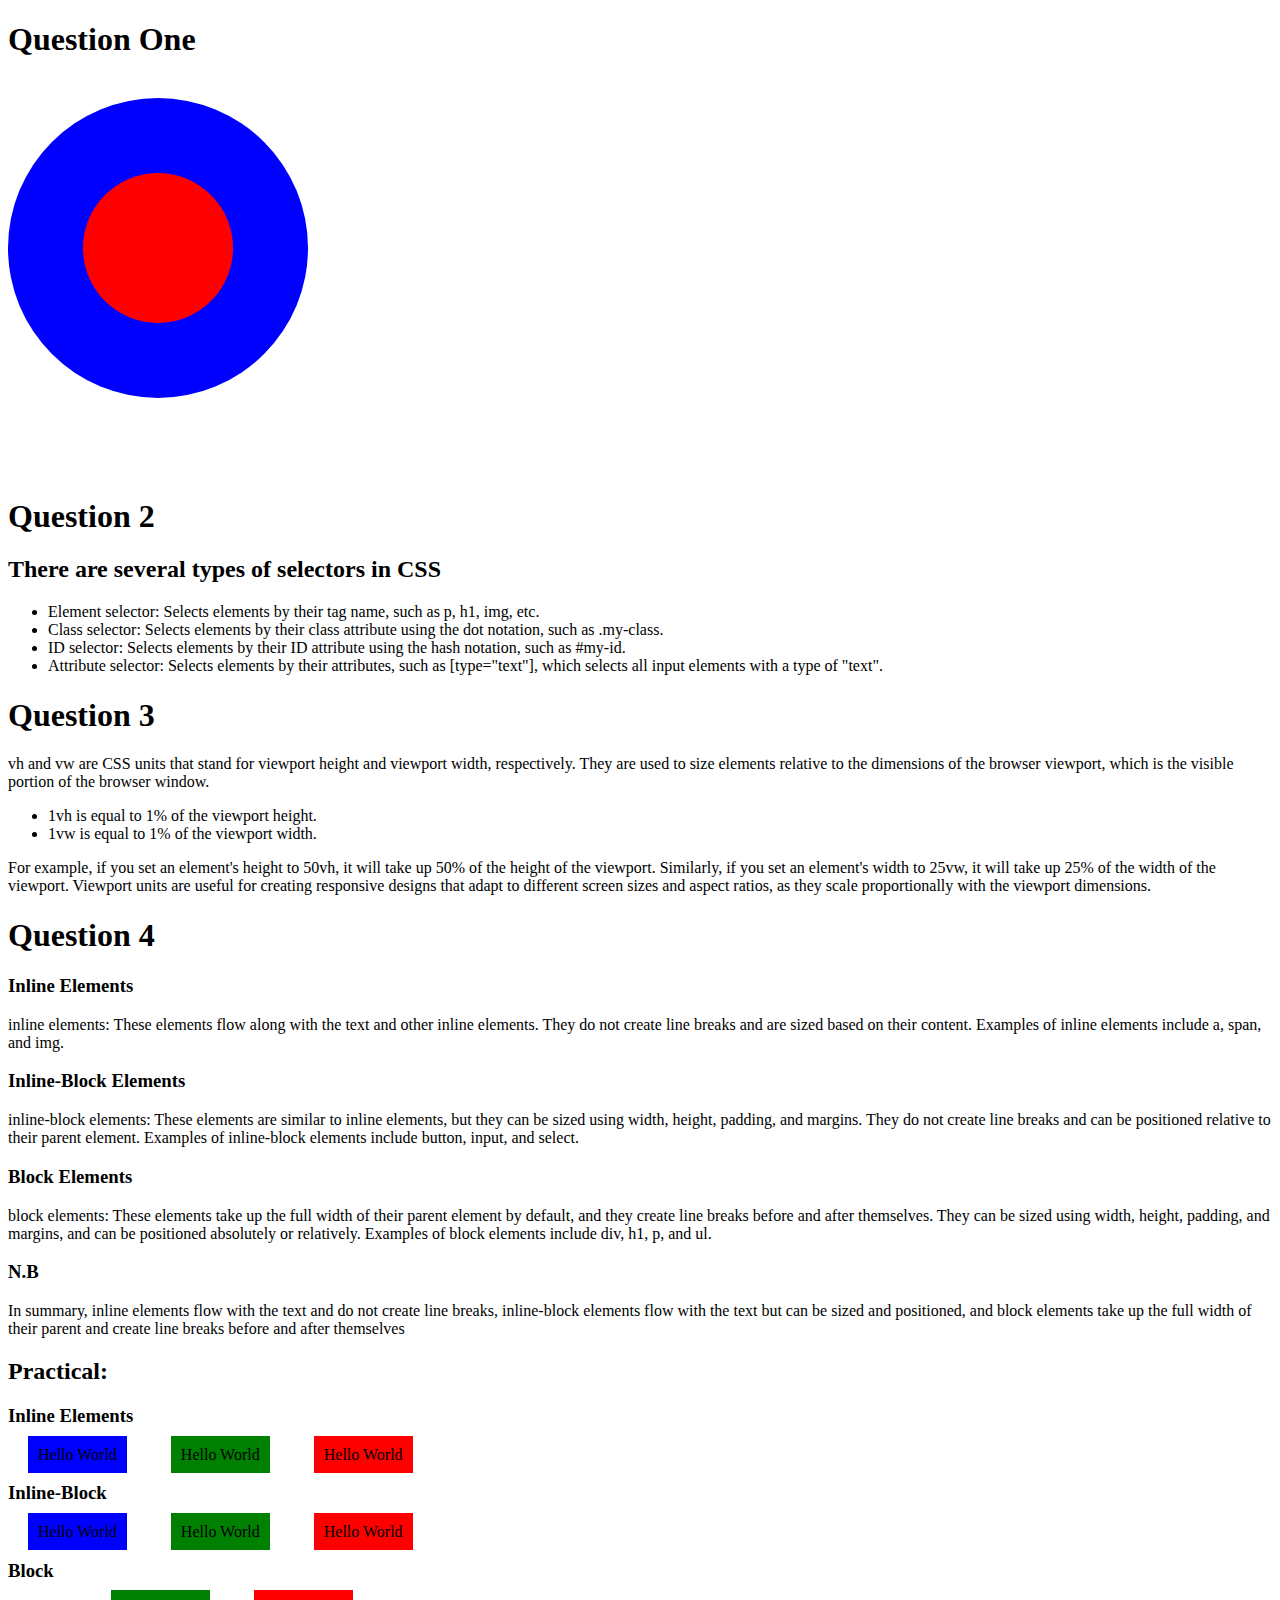
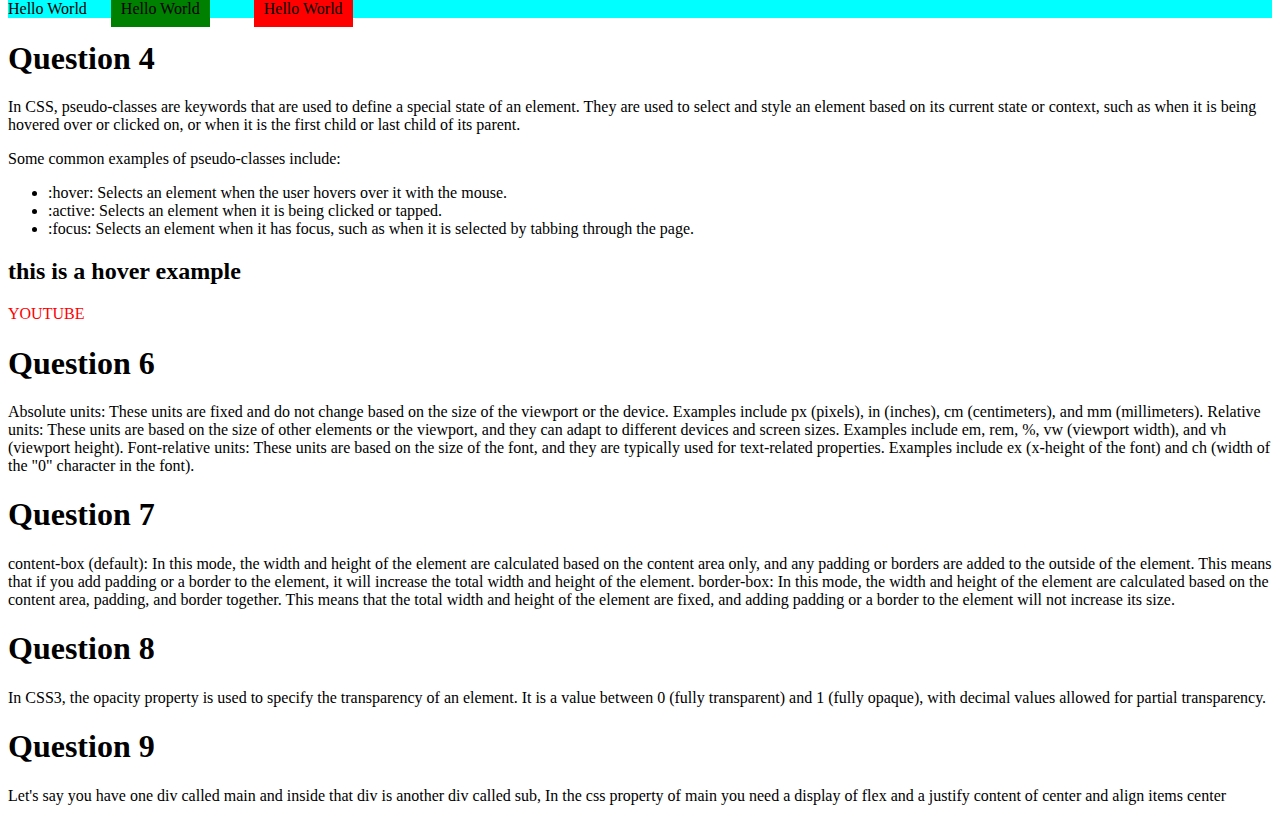
<file: questions/index.html>
<!DOCTYPE html>
<html lang="en">
<head>
    <link rel="stylesheet" href="index.css">
    <meta charset="UTF-8">
    <meta http-equiv="X-UA-Compatible" content="IE=edge">
    <meta name="viewport" content="width=device-width, initial-scale=1.0">
    <title>Document</title>
</head>
<body>
    <div id="Q1">
    <h1>Question One</h1>
    <br>
    
        <div class="box">
            <div class="circle"></div>
        </div>
    </div>
      
      <div id="Q2">
        <h1>Question 2</h1>
     <h2>There are several types of selectors in CSS</h2>
        <p>
            <ul>
                <li> Element selector: Selects elements by their tag name, such as p, h1, img, etc.</li>
                <li>Class selector: Selects elements by their class attribute using the dot notation, such as .my-class.
                </li>
                <li>ID selector: Selects elements by their ID attribute using the hash notation, such as #my-id.</li>
                <li>Attribute selector: Selects elements by their attributes, such as [type="text"], which selects all input elements with a type of "text".</li>
            </ul>
        </p>
        <div id="Q3">
            <h1>Question 3</h1>
            <p>vh and vw are CSS units that stand for viewport height and viewport width, respectively. They are used to size elements relative to the dimensions of the browser viewport, which is the visible portion of the browser window.
            </p>
           <ul>
            <li>1vh is equal to 1% of the viewport height.</li>
            <li>1vw is equal to 1% of the viewport width.</li>
           </ul>
           <p>For example, if you set an element's height to 50vh, it will take up 50% of the height of the viewport. Similarly, if you set an element's width to 25vw, it will take up 25% of the width of the viewport.
            Viewport units are useful for creating responsive designs that adapt to different screen sizes and aspect ratios, as they scale proportionally with the viewport dimensions.</p>
        </div>
        <div id="Q4">
            <h1>Question 4</h1>
            <h3>Inline Elements</h3>
            <p>    inline elements: These elements flow along with the text and other inline elements. They do not create line breaks and are sized based on their content. Examples of inline elements include a, span, and img.</p>
            <h3>Inline-Block Elements</h3>
            <p> inline-block elements: These elements are similar to inline elements, but they can be sized using width, height, padding, and margins. They do not create line breaks and can be positioned relative to their parent element. Examples of inline-block elements include button, input, and select.</p>
             <h3>Block Elements</h3>
             <p> block elements: These elements take up the full width of their parent element by default, and they create line breaks before and after themselves. They can be sized using width, height, padding, and margins, and can be positioned absolutely or relatively. Examples of block elements include div, h1, p, and ul.</p>
              <h3>N.B</h3>
              <p>In summary, inline elements flow with the text and do not create line breaks, inline-block elements flow with the text but can be sized and positioned, and block elements take up the full width of their parent and create line breaks before and after themselves</p>
               <h2>Practical:</h2>
               <h3>Inline Elements</h3>
               <div id="inline">
                <span id="box1">Hello World</span>
                <span id="box2">Hello World</span>
                <span id="box3">Hello World</span>
               </div>
               <h3>Inline-Block</h3>
               <div id="inlineBlock">
                <span id="box1">Hello World</span>
                <span id="box2">Hello World</span>
                <span id="box3">Hello World</span>
            </div>
            <h3>Block</h3>
            <div id="block">
                <span id="box11">Hello World</span>
                <span id="box2">Hello World</span>
                <span id="box3">Hello World</span>
            </div>
            <div id="Q4">
                <h1>Question 4</h1>
                <p>
                    In CSS, pseudo-classes are keywords that are used to define a special state of an element. They are used to select and style an element based on its current state or context, such as when it is being hovered over or clicked on, or when it is the first child or last child of its parent.</p>
                <p>Some common examples of pseudo-classes include:</p>
                <ul>
                    <li>   :hover: Selects an element when the user hovers over it with the mouse.</li>
                    <li> :active: Selects an element when it is being clicked or tapped.</li>
                    <li> :focus: Selects an element when it has focus, such as when it is selected by tabbing through the page.</li>
                </ul>
                <h2>this is a hover example</h2>
                <a id="link" href="https://www.youtube.com/">YOUTUBE</a>
                </div>
                <div id="Q5">
                    <h1>Question 6</h1>
                    <p> Absolute units: These units are fixed and do not change based on the size of the viewport or the device. Examples include px (pixels), in (inches), cm (centimeters), and mm (millimeters).

                        Relative units: These units are based on the size of other elements or the viewport, and they can adapt to different devices and screen sizes. Examples include em, rem, %, vw (viewport width), and vh (viewport height).
                    
                        Font-relative units: These units are based on the size of the font, and they are typically used for text-related properties. Examples include ex (x-height of the font) and ch (width of the "0" character in the font).</p>

                </div>
                <div id="Q7">
                    <h1>Question 7</h1>
                    <p>
                        content-box (default): In this mode, the width and height of the element are calculated based on the content area only, and any padding or borders are added to the outside of the element. This means that if you add padding or a border to the element, it will increase the total width and height of the element.
                    
                        border-box: In this mode, the width and height of the element are calculated based on the content area, padding, and border together. This means that the total width and height of the element are fixed, and adding padding or a border to the element will not increase its size.</p>
                </div>
                <div id="Q8">
                    <h1>Question 8</h1>
                    <p>In CSS3, the opacity property is used to specify the transparency of an element. It is a value between 0 (fully transparent) and 1 (fully opaque), with decimal values allowed for partial transparency.
                    </p>
                </div>
                <div id="Q9">
                    <h1>Question 9</h1>
                    <p>Let's say you have one div called main and inside that div is another div called sub, In the css property of main you need a display of flex and a justify content of center and align items center</p>
                </div>
      </div>

</body>
</html>
</file>
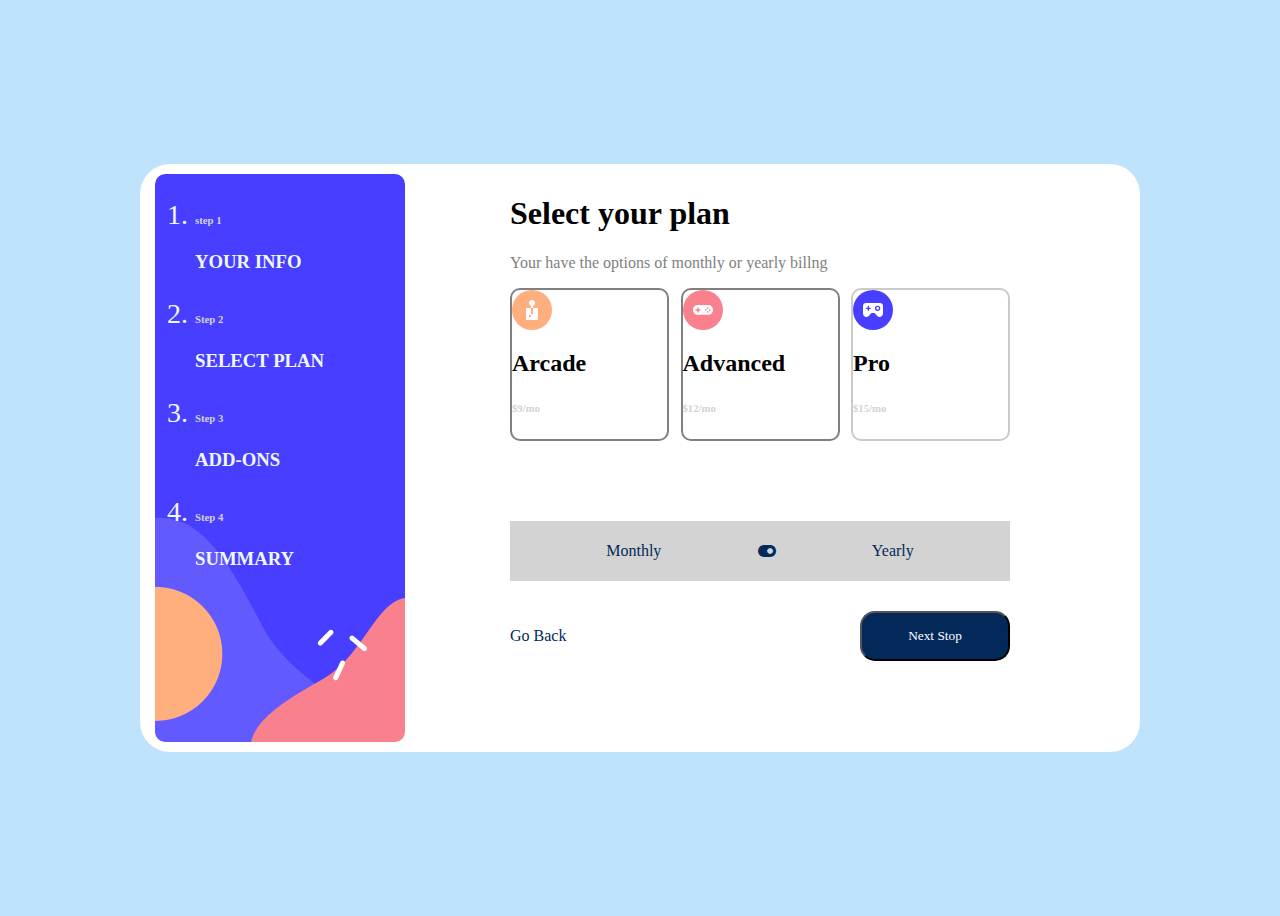
<file: quiz/index.html>
<!DOCTYPE html>
<html lang="en">
<head>
    <link  href="https://cdnjs.cloudflare.com/ajax/libs/font-awesome/6.3.0/css/all.min.css" rel="stylesheet">
    <link rel="preconnect" href="https://fonts.googleapis.com">
<link rel="preconnect" href="https://fonts.gstatic.com" crossorigin>
<link href="https://fonts.googleapis.com/css2?family=Outfit:wght@400;700&display=swap" rel="stylesheet">
    <meta charset="UTF-8">
    <meta http-equiv="X-UA-Compatible" content="IE=edge">
    <meta name="viewport" content="width=device-width, initial-scale=1.0">
    <title>Document</title>
    <link rel="stylesheet" href="index.css">
</head>
<body>
    <div id="container">
    <div id="main">
     <div id="main1">
        <ol>
        <li>
            <div>
                <h6>step 1</h6>
                <h3>YOUR INFO</h3>
            </div>
        </li>
        <li>
            <div>
                <h6>Step 2</h6>
                <h3>SELECT PLAN</h3>
            </div>
        </li>
        <li><div>
         <h6>Step 3</h6>
         <h3>ADD-ONS</h3>
        </div>
    </li>
        <li><div>
            <h6>Step 4</h6>
            <h3>SUMMARY</h3>
        </div>
        </li>
     </div>
    </ol>
     <div id="main2">
        <div id="section1">
        <h1>Select your plan</h1>
        <p id="p">Your have the options of monthly or yearly billng</p>
    </div>
        <div id="section2">
            <div id="mainB">
            <div id="box1">
                <svg xmlns="http://www.w3.org/2000/svg" width="40" height="40" viewBox="0 0 40 40"><g fill="none" fill-rule="evenodd"><circle cx="20" cy="20" r="20" fill="#FFAF7E"/><path fill="#FFF" fill-rule="nonzero" d="M24.995 18.005h-3.998v5.998h-2v-5.998H15a1 1 0 0 0-1 1V29a1 1 0 0 0 1 1h9.995a1 1 0 0 0 1-1v-9.995a1 1 0 0 0-1-1Zm-5.997 8.996h-2v-1.999h2v2Zm2-11.175a2.999 2.999 0 1 0-2 0v2.18h2v-2.18Z"/></g></svg>
                <div>
                <h2>Arcade</h2>
                <h6>$9/mo</h6>
            </div>
        </div>
            <div id="box2">
                <svg xmlns="http://www.w3.org/2000/svg" width="40" height="40" viewBox="0 0 40 40"><g fill="none" fill-rule="evenodd"><circle cx="20" cy="20" r="20" fill="#F9818E"/><path fill="#FFF" fill-rule="nonzero" d="M25.057 15H14.944C12.212 15 10 17.03 10 19.885c0 2.857 2.212 4.936 4.944 4.936h10.113c2.733 0 4.943-2.08 4.943-4.936S27.79 15 25.057 15ZM17.5 20.388c0 .12-.108.237-.234.237h-1.552v1.569c0 .126-.138.217-.259.217H14.5c-.118 0-.213-.086-.213-.203v-1.583h-1.569c-.126 0-.217-.139-.217-.26v-.956c0-.117.086-.213.202-.213h1.584v-1.554c0-.125.082-.231.203-.231h.989c.12 0 .236.108.236.234v1.551h1.555c.125 0 .231.083.231.204v.988Zm5.347.393a.862.862 0 0 1-.869-.855c0-.472.39-.856.869-.856.481 0 .87.384.87.856 0 .471-.389.855-.87.855Zm1.9 1.866a.86.86 0 0 1-.87-.852.86.86 0 0 1 .87-.855c.48 0 .87.38.87.855a.86.86 0 0 1-.87.852Zm0-3.736a.862.862 0 0 1-.87-.854c0-.472.39-.856.87-.856s.87.384.87.856a.862.862 0 0 1-.87.854Zm1.899 1.87a.862.862 0 0 1-.868-.855c0-.472.389-.856.868-.856s.868.384.868.856a.862.862 0 0 1-.868.855Z"/></g></svg>
               <div>
                <h2>Advanced</h2>
                <h6>$12/mo</h6>
            </div>
            </div>
         <div id="box3">
                <svg xmlns="http://www.w3.org/2000/svg" width="40" height="40" viewBox="0 0 40 40"><g fill="none" fill-rule="evenodd"><circle cx="20" cy="20" r="20" fill="#483EFF"/><path fill="#FFF" fill-rule="nonzero" d="M26.666 13H13.334A3.333 3.333 0 0 0 10 16.333v7.193a3.447 3.447 0 0 0 2.14 3.24c1.238.5 2.656.182 3.56-.8L18.52 23h2.96l2.82 2.966a3.2 3.2 0 0 0 3.56.8 3.447 3.447 0 0 0 2.14-3.24v-7.193A3.333 3.333 0 0 0 26.666 13Zm-9.333 6H16v1.333a.667.667 0 0 1-1.333 0V19h-1.333a.667.667 0 0 1 0-1.334h1.333v-1.333a.667.667 0 1 1 1.333 0v1.333h1.333a.667.667 0 1 1 0 1.334Zm7.333 2a2.667 2.667 0 1 1 0-5.333 2.667 2.667 0 0 1 0 5.333ZM26 18.333a1.333 1.333 0 1 1-2.667 0 1.333 1.333 0 0 1 2.667 0Z"/></g></svg>            
                <div>
                <h2>Pro</h2>
                <h6>$15/mo</h6>
            </div>
        </div>
        </div>
            </div>
            <div id="mid">
               <p>Monthly</p>
               <i class="fa fa-toggle-on" aria-hidden="true"></i>
               <p>Yearly</p>
            </div>
            <div id="footer">
                <p>Go Back</p>
                <button>Next Stop</button>
            </div>
</div>
    </div>
</div>
</body>
</html>
</file>
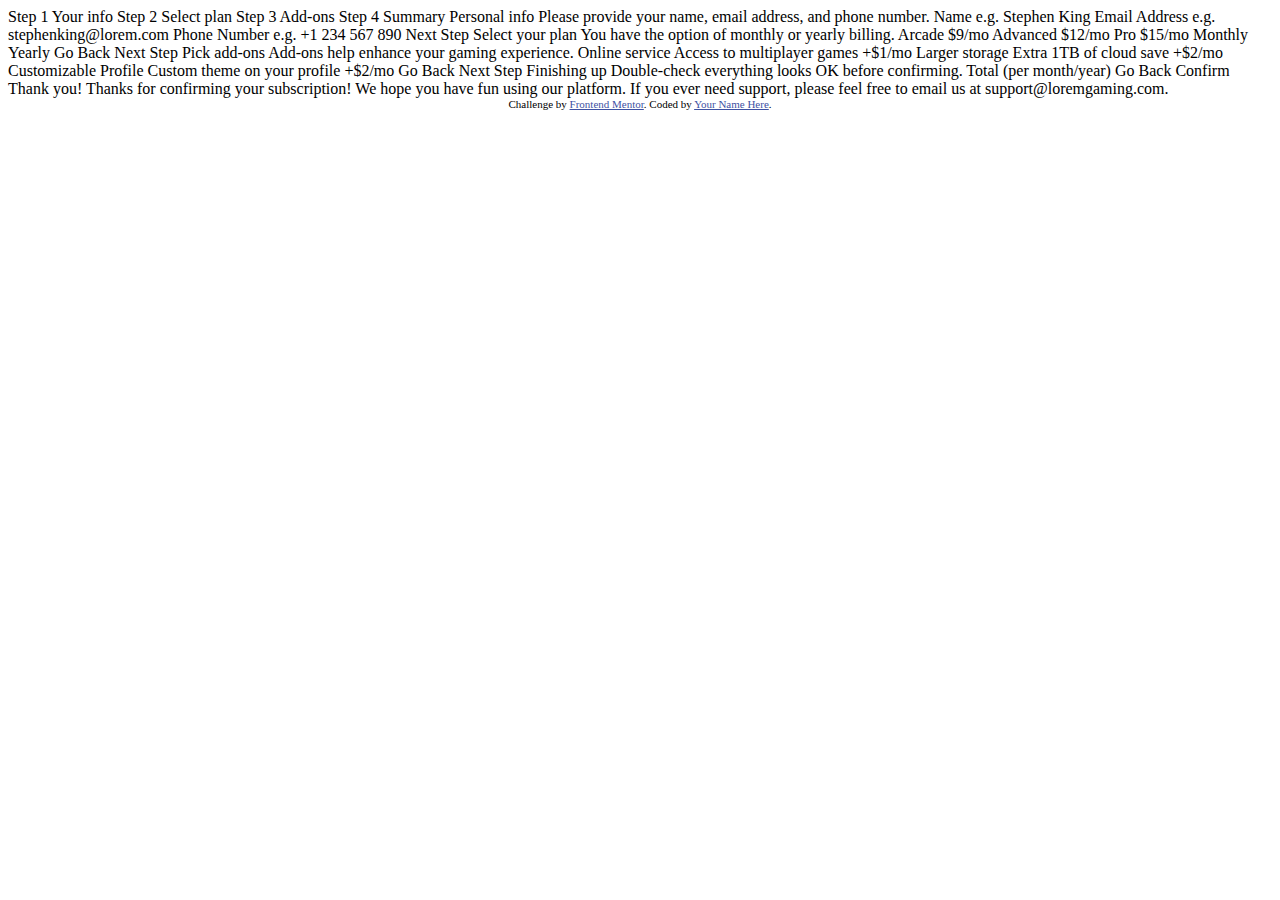
<file: quiz/multi-step-form-main/index.html>
<!DOCTYPE html>
<html lang="en">
<head>
  <meta charset="UTF-8">
  <meta name="viewport" content="width=device-width, initial-scale=1.0"> <!-- displays site properly based on user's device -->

  <link rel="icon" type="image/png" sizes="32x32" href="./assets/images/favicon-32x32.png">
  
  <title>Frontend Mentor | Multi-step form</title>

  <!-- Feel free to remove these styles or customise in your own stylesheet 👍 -->
  <style>
    .attribution { font-size: 11px; text-align: center; }
    .attribution a { color: hsl(228, 45%, 44%); }
  </style>
</head>
<body>

  <!-- Sidebar start -->

  Step 1
  Your info

  Step 2
  Select plan

  Step 3
  Add-ons

  Step 4
  Summary

  <!-- Sidebar end -->

  <!-- Step 1 start -->

  Personal info
  Please provide your name, email address, and phone number.

  Name
  e.g. Stephen King

  Email Address
  e.g. stephenking@lorem.com

  Phone Number
  e.g. +1 234 567 890

  Next Step

  <!-- Step 1 end -->

  <!-- Step 2 start -->

  Select your plan
  You have the option of monthly or yearly billing.

  Arcade
  $9/mo

  Advanced
  $12/mo

  Pro
  $15/mo

  Monthly
  Yearly

  Go Back
  Next Step

  <!-- Step 2 end -->

  <!-- Step 3 start -->

  Pick add-ons
  Add-ons help enhance your gaming experience.

  Online service
  Access to multiplayer games
  +$1/mo

  Larger storage
  Extra 1TB of cloud save
  +$2/mo

  Customizable Profile
  Custom theme on your profile
  +$2/mo

  Go Back
  Next Step

  <!-- Step 3 end -->

  <!-- Step 4 start -->

  Finishing up
  Double-check everything looks OK before confirming.

  <!-- Dynamically add subscription and add-on selections here -->

  Total (per month/year)

  Go Back
  Confirm

  <!-- Step 4 end -->

  <!-- Step 5 start -->

  Thank you!

  Thanks for confirming your subscription! We hope you have fun 
  using our platform. If you ever need support, please feel free 
  to email us at support@loremgaming.com.

  <!-- Step 5 end -->
  
  <div class="attribution">
    Challenge by <a href="https://www.frontendmentor.io?ref=challenge" target="_blank">Frontend Mentor</a>. 
    Coded by <a href="#">Your Name Here</a>.
  </div>
</body>
</html>
</file>
<file: questions/index.css>
/* Qustion 1 */
.box {
  position: absolute;
  width: 300px;
  height: 300px;
  border-radius: 50%;
  background-color: blue;
  z-index: 1;
  display: flex;
  justify-content: center;
  align-items: center;
}

.circle {
  position: absolute;
  width: 150px;
  height: 150px;
  background-color: red;
  border-radius: 50%;
  
  z-index: 2;
}
#Q2{
  margin-top: 400px;
}
#inline{
  display: inline;
}
#box1{
  background-color: blue;
  width: 50px;
  height: 50px;
  margin: 20px;
  padding: 10px;
}
#box2{
  background-color:green;
  width: 50px;
  height: 50px;
  margin: 20px;
  padding: 10px;
}
#box3{
  background-color: red;
  width: 50px;
  height: 50px;
  margin: 20px;
  padding: 10px;
}
#inlineBlock{
  display: inline-block;
}
#block{
  display: block;
  background-color: aqua;
}
#link{
  color: red;
  text-decoration: none;
}
#link :hover{
  
  color:blue;
  text-decoration: underline;
}
</file>
<file: quiz/index.css>
*{
    font-family: Obuntu;
    
}
body{
    display: flex;
    justify-content: center;
    background-color:  hsl(206, 94%, 87%);
    align-items: center;
    min-height: 100vh;
    
    
}

#main h6{
    color:lightgray;
}
#container{
    
    width: 1000px;
    background-color: white;
    height: 588px;
    display: flex;
    align-items: center;
    border-radius: 30px;
}
#main{
    display: flex;
    flex-direction: row;
    width: 100%;
    justify-content: space-between;
}
#main1{
    height: 568px;
    border-radius: 10px;
    width: 250px;
    margin-left: 15px;
      background-image: url(sidebar.png);
    color: aliceblue;
    }
    
#main2{
    margin-right: 130px;
}
#section2{
    display: flex;
    flex-direction: row;
    
}
#box1{
    border-radius: 10px;
    border: 2px solid grey;
    display: flex;
    width: 155px;
    flex-direction: column;
    justify-content: center;
}
#box2{
    
    display: flex;
    flex-direction: column;
    width: 155px;
    border: 2px solid grey;
    border-radius: 10px;
    justify-content: center;
}
#box3{
    
    display: flex;
    flex-direction: column;
    border: 2px solid rgb(205, 202, 202);
    width: 155px;
    justify-content: center;
    border-radius: 10px;
    
}
#p{
    color: grey;
}
#mainB{
    
    display: flex;
    flex-direction: row;
    width:500px;
    justify-content: space-between;
}
#mid{
    margin-top: 80px;
    background-color: lightgray;
   height: 60px;
    display: flex;
    justify-content: center;
    align-items: center;
    color:hsl(213, 96%, 18%);
    justify-content: space-evenly;
}
#footer{
    display: flex;
    flex-direction: row;
    margin-top: 30px;
    justify-content: space-between;
    color:  hsl(213, 96%, 18%);
}
#footer button{
    background-color: hsl(213, 96%, 18%);
    width: 150px;
    color: white;
    border-radius: 15px;
}


ol li::marker {
 
  font-size: 28px;
}
</file>
